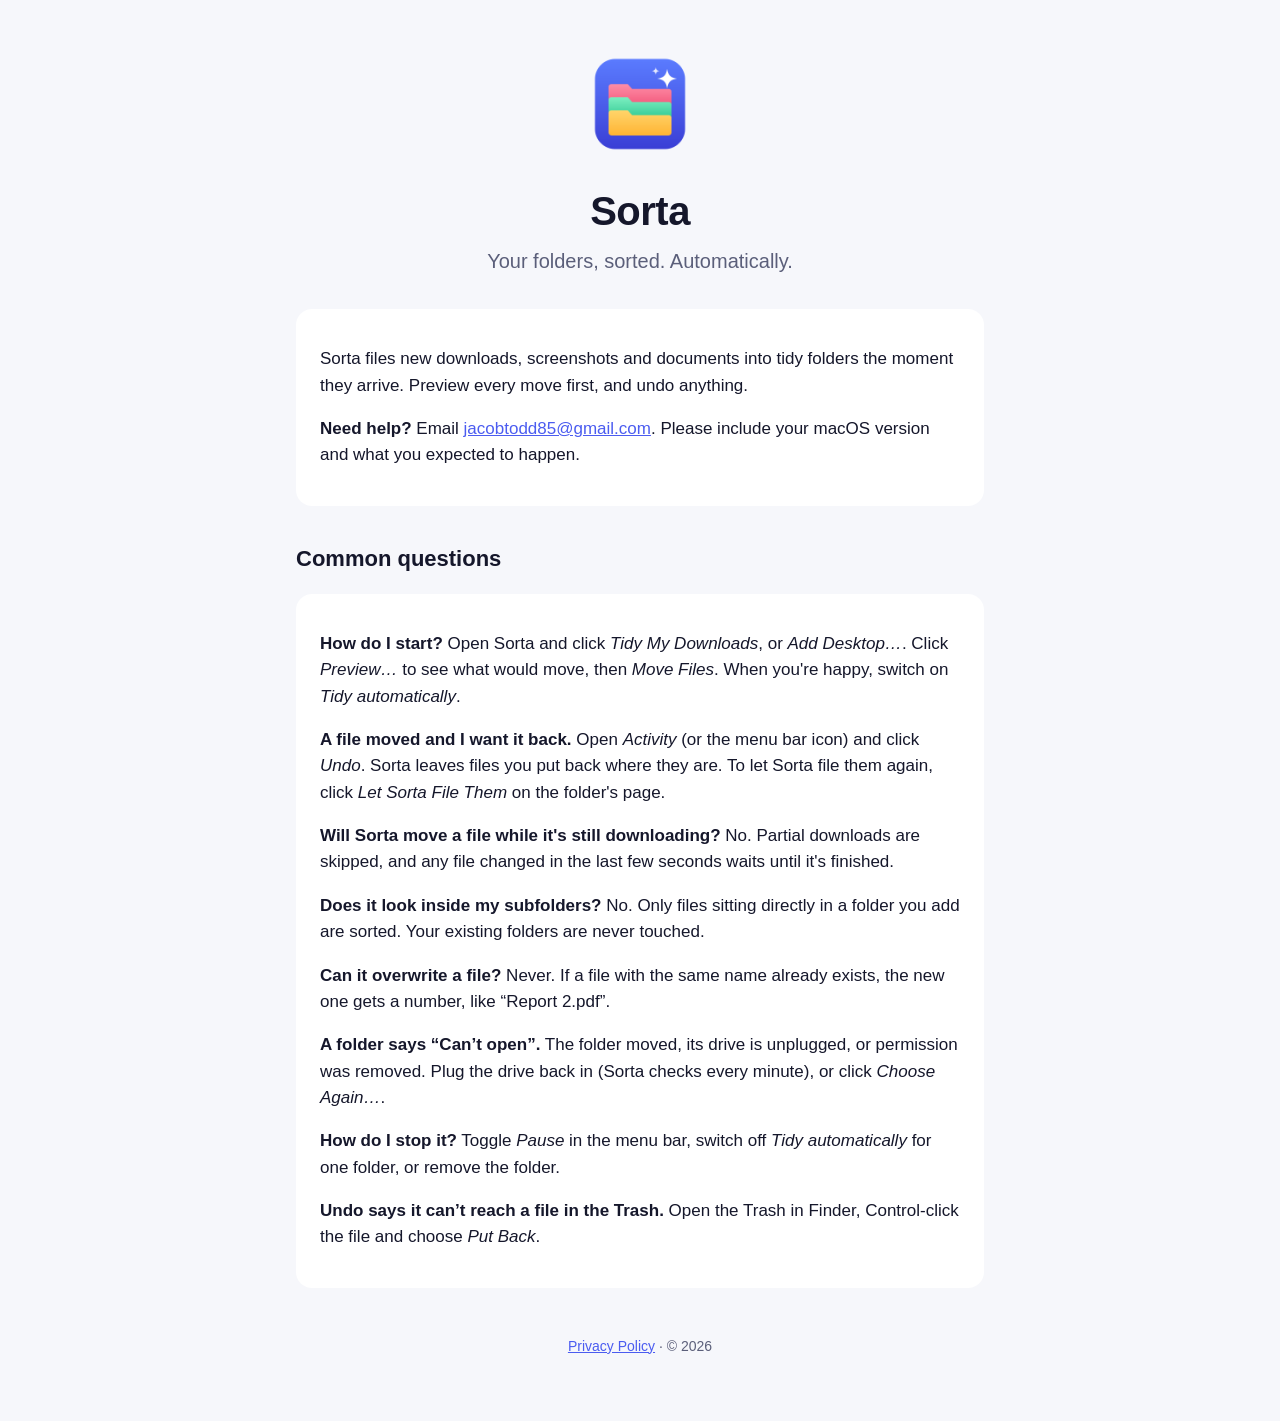
<file: index.html>
<!doctype html>
<html lang="en"><head>
<meta charset="utf-8"><meta name="viewport" content="width=device-width, initial-scale=1">
<title>Sorta Support</title><link rel="stylesheet" href="style.css"><link rel="icon" href="icon.png">
</head><body><main>
<header><img src="icon.png" alt="Sorta icon"><h1>Sorta</h1><p class="lead">Your folders, sorted. Automatically.</p></header>

<div class="card">
<p>Sorta files new downloads, screenshots and documents into tidy folders the moment they arrive. Preview every move first, and undo anything.</p>
<p><strong>Need help?</strong> Email <a href="mailto:jacobtodd85@gmail.com?subject=Sorta%20support">jacobtodd85@gmail.com</a>. Please include your macOS version and what you expected to happen.</p>
</div>

<h2>Common questions</h2>
<div class="card">
<p><strong>How do I start?</strong> Open Sorta and click <em>Tidy My Downloads</em>, or <em>Add Desktop…</em>. Click <em>Preview…</em> to see what would move, then <em>Move Files</em>. When you're happy, switch on <em>Tidy automatically</em>.</p>
<p><strong>A file moved and I want it back.</strong> Open <em>Activity</em> (or the menu bar icon) and click <em>Undo</em>. Sorta leaves files you put back where they are. To let Sorta file them again, click <em>Let Sorta File Them</em> on the folder's page.</p>
<p><strong>Will Sorta move a file while it's still downloading?</strong> No. Partial downloads are skipped, and any file changed in the last few seconds waits until it's finished.</p>
<p><strong>Does it look inside my subfolders?</strong> No. Only files sitting directly in a folder you add are sorted. Your existing folders are never touched.</p>
<p><strong>Can it overwrite a file?</strong> Never. If a file with the same name already exists, the new one gets a number, like “Report 2.pdf”.</p>
<p><strong>A folder says “Can’t open”.</strong> The folder moved, its drive is unplugged, or permission was removed. Plug the drive back in (Sorta checks every minute), or click <em>Choose Again…</em>.</p>
<p><strong>How do I stop it?</strong> Toggle <em>Pause</em> in the menu bar, switch off <em>Tidy automatically</em> for one folder, or remove the folder.</p>
<p><strong>Undo says it can’t reach a file in the Trash.</strong> Open the Trash in Finder, Control-click the file and choose <em>Put Back</em>.</p>
</div>

<footer><a href="privacy.html">Privacy Policy</a> · © 2026</footer>
</main></body></html>
</file>
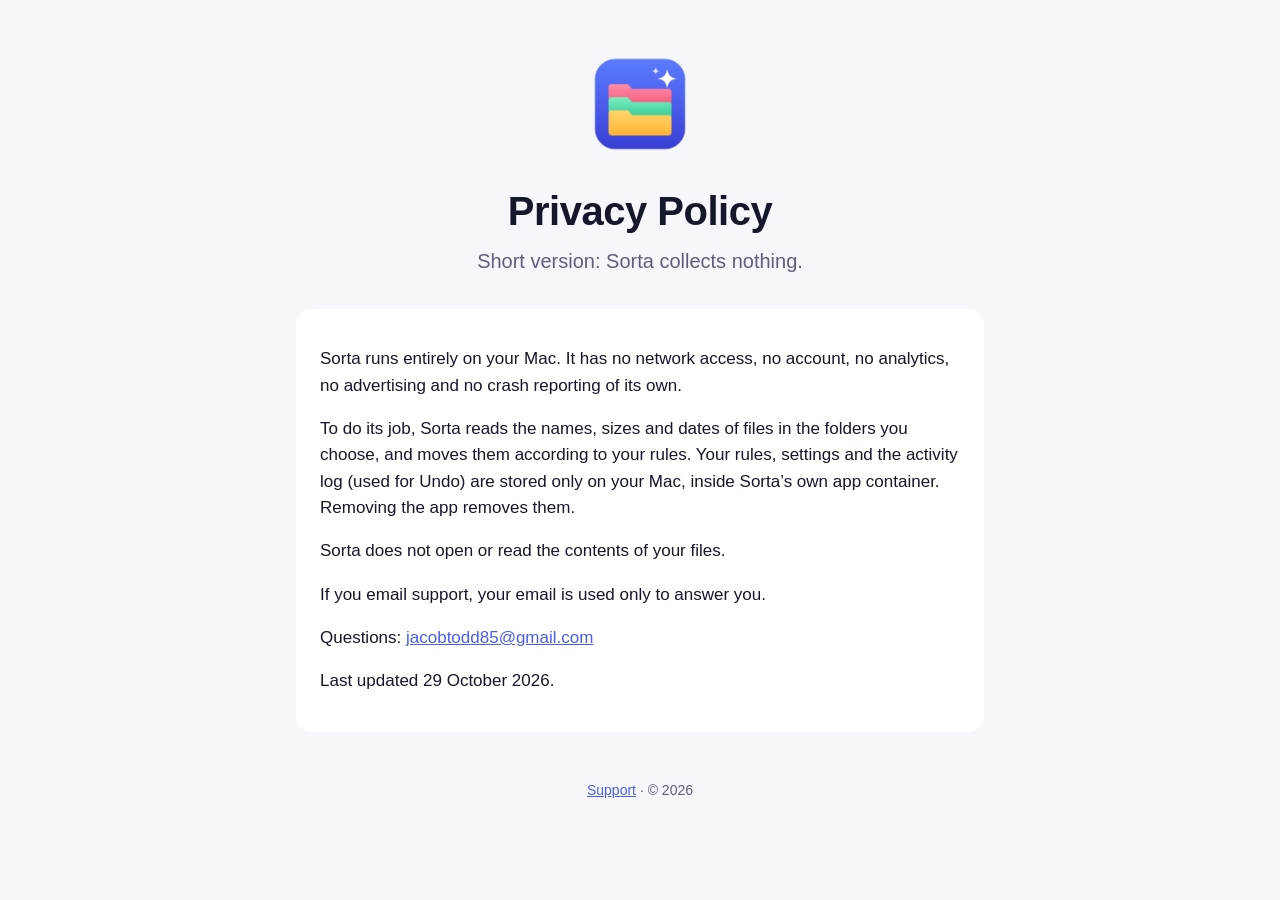
<file: privacy.html>
<!doctype html>
<html lang="en"><head>
<meta charset="utf-8"><meta name="viewport" content="width=device-width, initial-scale=1">
<title>Sorta Privacy</title><link rel="stylesheet" href="style.css"><link rel="icon" href="icon.png">
</head><body><main>
<header><img src="icon.png" alt="Sorta icon"><h1>Privacy Policy</h1><p class="lead">Short version: Sorta collects nothing.</p></header>
<div class="card">
<p>Sorta runs entirely on your Mac. It has no network access, no account, no analytics, no advertising and no crash reporting of its own.</p>
<p>To do its job, Sorta reads the names, sizes and dates of files in the folders you choose, and moves them according to your rules. Your rules, settings and the activity log (used for Undo) are stored only on your Mac, inside Sorta’s own app container. Removing the app removes them.</p>
<p>Sorta does not open or read the contents of your files.</p>
<p>If you email support, your email is used only to answer you.</p>
<p>Questions: <a href="mailto:jacobtodd85@gmail.com">jacobtodd85@gmail.com</a></p>
<p>Last updated 29 October 2026.</p>
</div>
<footer><a href="index.html">Support</a> · © 2026</footer>
</main></body></html>
</file>
<file: style.css>
:root { --bg:#f6f7fb; --fg:#15172b; --muted:#5b5f7a; --card:#fff; --accent:#4b5cf0; }
@media (prefers-color-scheme: dark) { :root { --bg:#111322; --fg:#eef0ff; --muted:#a3a7c4; --card:#1b1e33; --accent:#8c98ff; } }
* { box-sizing: border-box; }
body { margin:0; font: 17px/1.55 -apple-system, BlinkMacSystemFont, "Segoe UI", sans-serif; background:var(--bg); color:var(--fg); }
main { max-width: 720px; margin: 0 auto; padding: 48px 16px 64px; }
header { text-align:center; margin-bottom: 32px; }
header img { width: 112px; height: 112px; }
h1 { font-size: 40px; margin: 12px 0 4px; letter-spacing: -0.5px; }
h2 { margin-top: 36px; font-size: 22px; }
.lead { color: var(--muted); font-size: 20px; margin: 0; }
.card { background: var(--card); border-radius: 16px; padding: 20px 24px; margin: 16px 0; }
a { color: var(--accent); }
footer { text-align:center; color: var(--muted); font-size: 14px; margin-top: 48px; }
</file>
